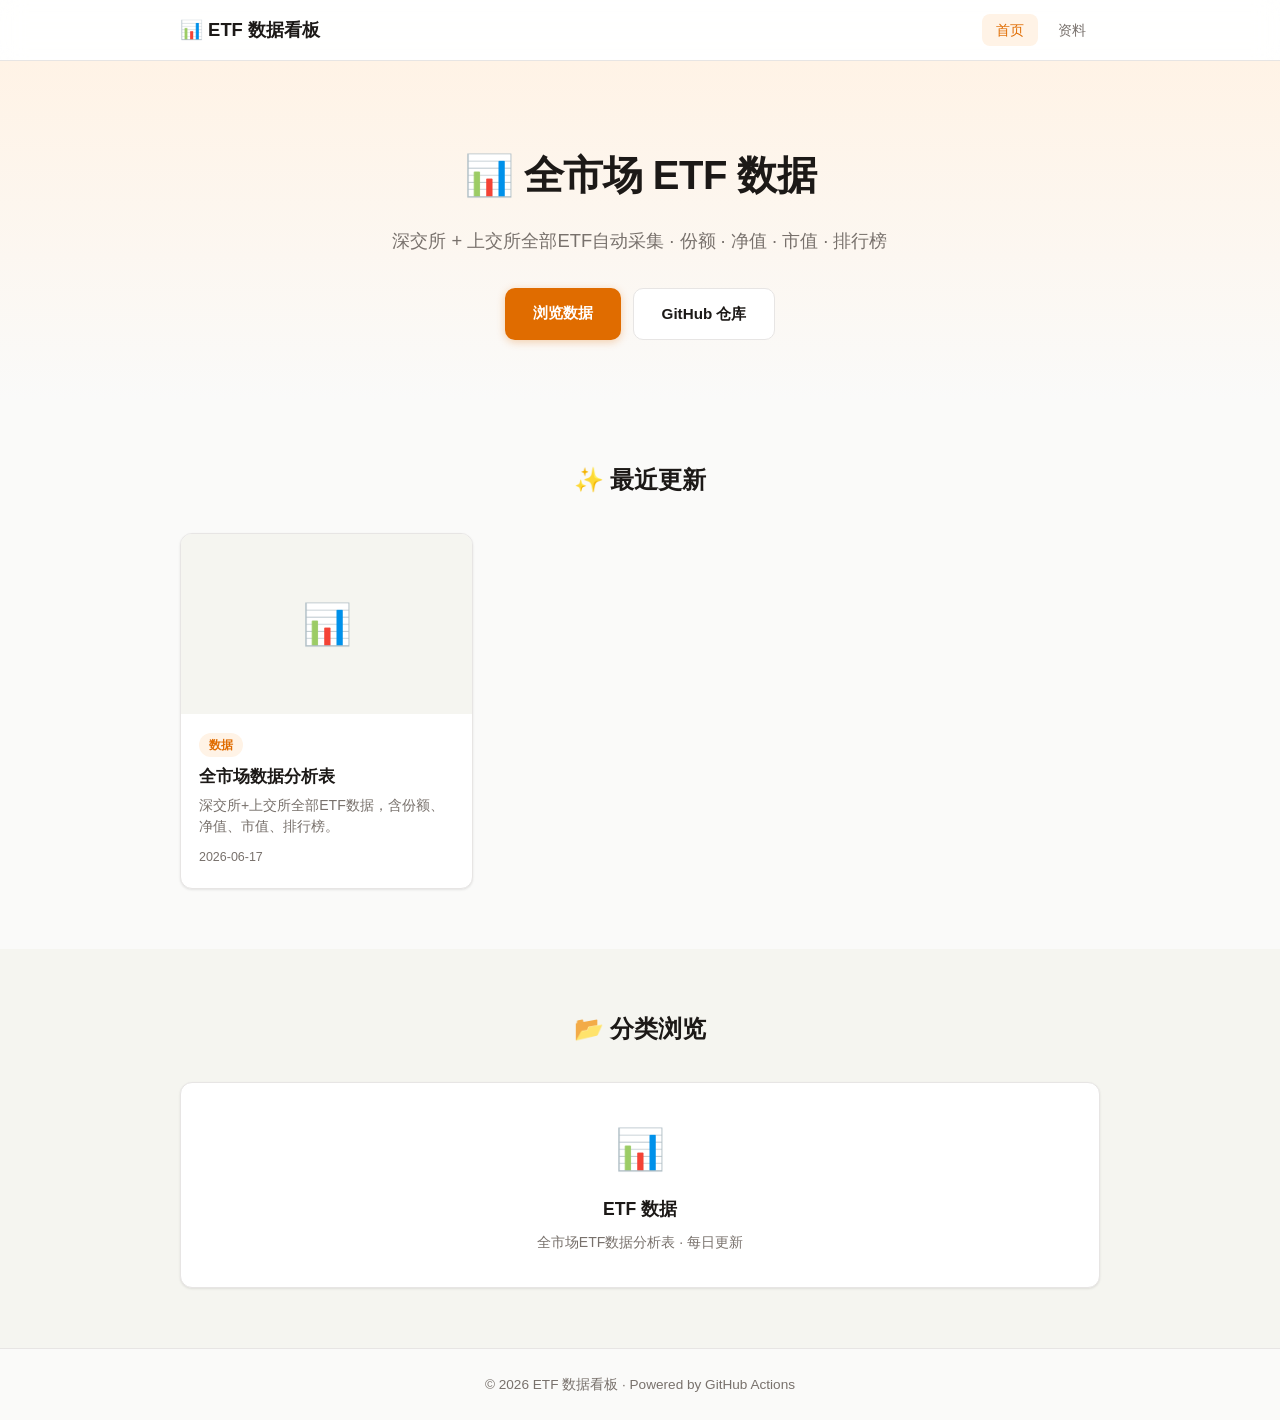
<file: index.html>
<!DOCTYPE html>
<html lang="zh-CN">
<head>
    <meta charset="UTF-8">
    <meta name="viewport" content="width=device-width, initial-scale=1.0">
    <title>ETF 数据看板</title>
    <link rel="stylesheet" href="css/style.css">
</head>
<body>
    <header class="header">
        <div class="container">
            <nav class="navbar">
                <a href="/" class="logo">📊 ETF 数据看板</a>
                <ul class="nav-links">
                    <li><a href="index.html" class="active">首页</a></li>
                    <li><a href="materials.html">资料</a></li>
                </ul>
                <button class="menu-toggle" aria-label="菜单">☰</button>
            </nav>
        </div>
    </header>

    <section class="hero">
        <div class="container">
            <div class="hero-content">
                <h1>📊 全市场 ETF 数据</h1>
                <p>深交所 + 上交所全部ETF自动采集 · 份额 · 净值 · 市值 · 排行榜</p>
                <div class="hero-buttons">
                    <a href="materials.html" class="btn btn-primary">浏览数据</a>
                    <a href="https://github.com/dagoushi003/dagoushi003.github.io" class="btn btn-secondary">GitHub 仓库</a>
                </div>
            </div>
        </div>
    </section>

    <section class="section">
        <div class="container">
            <h2 class="section-title">✨ 最近更新</h2>
            <div class="posts-grid" id="recent-posts">
                <!-- JS 动态加载 -->
            </div>
        </div>
    </section>

    <section class="section section-alt">
        <div class="container">
            <h2 class="section-title">📂 分类浏览</h2>
            <div class="categories">
                <a href="materials.html" class="category-card">
                    <div class="category-icon">📊</div>
                    <h3>ETF 数据</h3>
                    <p>全市场ETF数据分析表 · 每日更新</p>
                </a>
            </div>
        </div>
    </section>

    <footer class="footer">
        <div class="container">
            <p>&copy; 2026 ETF 数据看板 · Powered by GitHub Actions</p>
        </div>
    </footer>

    <script src="js/main.js"></script>
</body>
</html>
</file>
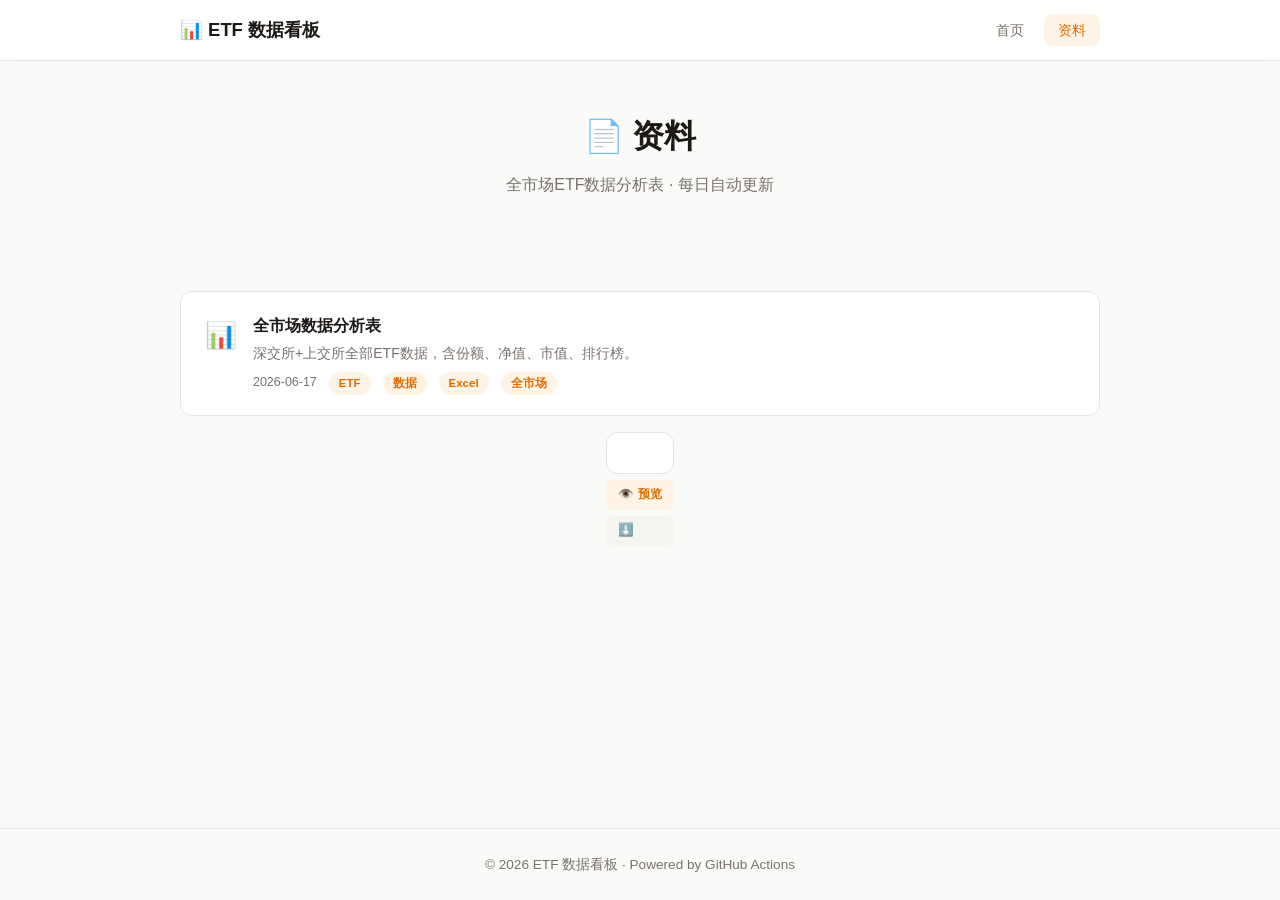
<file: materials.html>
<!DOCTYPE html>
<html lang="zh-CN">
<head>
    <meta charset="UTF-8">
    <meta name="viewport" content="width=device-width, initial-scale=1.0">
    <title>资料 - ETF 数据看板</title>
    <link rel="stylesheet" href="css/style.css">
</head>
<body>
    <header class="header">
        <div class="container">
            <nav class="navbar">
                <a href="/" class="logo">📊 ETF 数据看板</a>
                <ul class="nav-links">
                    <li><a href="index.html">首页</a></li>
                    <li><a href="materials.html" class="active">资料</a></li>
                </ul>
                <button class="menu-toggle" aria-label="菜单">☰</button>
            </nav>
        </div>
    </header>

    <section class="page-header">
        <div class="container">
            <h1>📄 资料</h1>
            <p>全市场ETF数据分析表 · 每日自动更新</p>
        </div>
    </section>

    <section class="section">
        <div class="container">
            <div class="materials-list" id="materials-list">
                <!-- JS 动态加载 -->
            </div>
        </div>
    </section>

    <footer class="footer">
        <div class="container">
            <p>&copy; 2026 ETF 数据看板 · Powered by GitHub Actions</p>
        </div>
    </footer>

    <script src="js/main.js"></script>
</body>
</html>
</file>
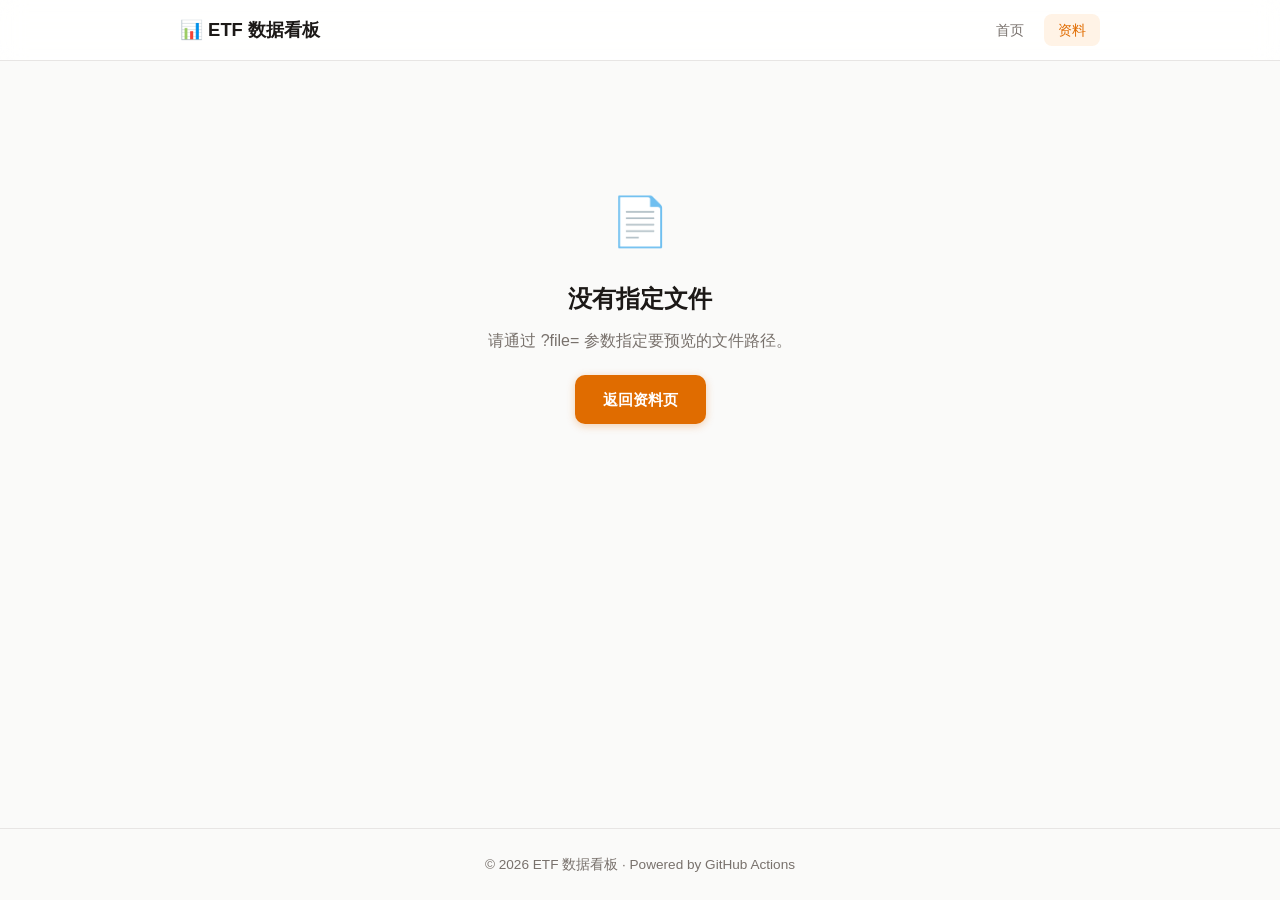
<file: preview.html>
<!DOCTYPE html>
<html lang="zh-CN">
<head>
    <meta charset="UTF-8">
    <meta name="viewport" content="width=device-width, initial-scale=1.0">
    <title>预览 - ETF 数据看板</title>
    <link rel="stylesheet" href="css/style.css">
    <style>
        .preview-container {
            max-width: 1100px;
            margin: 0 auto;
            padding: 0 20px;
        }
        .preview-toolbar {
            display: flex;
            align-items: center;
            justify-content: space-between;
            gap: 12px;
            margin-bottom: 20px;
            flex-wrap: wrap;
        }
        .preview-toolbar h1 {
            font-size: 1.3rem;
            font-weight: 700;
            margin: 0;
        }
        .preview-toolbar-actions {
            display: flex;
            gap: 10px;
        }
        .preview-iframe-wrap {
            width: 100%;
            height: 80vh;
            border: 1px solid var(--border);
            border-radius: var(--radius);
            overflow: hidden;
            background: #fff;
        }
        .preview-iframe-wrap iframe {
            width: 100%;
            height: 100%;
            border: none;
        }
        .preview-fallback {
            display: none;
            text-align: center;
            padding: 60px 20px;
        }
        .preview-fallback .emoji {
            font-size: 3rem;
            margin-bottom: 16px;
        }
        .preview-fallback h2 {
            margin-bottom: 8px;
        }
        .preview-fallback p {
            color: var(--text-secondary);
            margin-bottom: 20px;
        }
        @media (max-width: 600px) {
            .preview-iframe-wrap { height: 60vh; }
            .preview-toolbar h1 { font-size: 1.1rem; }
        }
    </style>
</head>
<body>
    <header class="header">
        <div class="container">
            <nav class="navbar">
                <a href="/" class="logo">📊 ETF 数据看板</a>
                <ul class="nav-links">
                    <li><a href="index.html">首页</a></li>
                    <li><a href="materials.html">资料</a></li>
                </ul>
                <button class="menu-toggle" aria-label="菜单">☰</button>
            </nav>
        </div>
    </header>

    <section class="section">
        <div class="preview-container">
            <div id="preview-content">
                <!-- JS 动态加载 -->
            </div>
        </div>
    </section>

    <footer class="footer">
        <div class="container">
            <p>&copy; 2026 ETF 数据看板 · Powered by GitHub Actions</p>
        </div>
    </footer>

    <script>
        const params = new URLSearchParams(window.location.search);
        const fileUrl = params.get('file');
        const fileName = params.get('name') || '文档';
        const container = document.getElementById('preview-content');

        if (!fileUrl) {
            container.innerHTML = `
                <div class="preview-fallback" style="display:block">
                    <div class="emoji">📄</div>
                    <h2>没有指定文件</h2>
                    <p>请通过 ?file= 参数指定要预览的文件路径。</p>
                    <a href="materials.html" class="btn btn-primary">返回资料页</a>
                </div>
            `;
        } else {
            const fullUrl = fileUrl.startsWith('http') ? fileUrl : window.location.origin + '/' + fileUrl.replace(/^\//, '');
            const officeViewerUrl = 'https://view.officeapps.live.com/op/view.aspx?src=' + encodeURIComponent(fullUrl + '?_=' + Date.now());

            container.innerHTML = `
                <div class="preview-toolbar">
                    <h1>📄 ${fileName}</h1>
                    <div class="preview-toolbar-actions">
                        <a href="${fullUrl}" class="btn btn-secondary" download>⬇️ 下载</a>
                        <a href="materials.html" class="btn btn-secondary">← 返回</a>
                    </div>
                </div>
                <div class="preview-iframe-wrap">
                    <iframe src="${officeViewerUrl}" frameborder="0" allowfullscreen></iframe>
                </div>
                <p style="margin-top:12px;color:var(--text-secondary);font-size:0.85rem;text-align:center;">
                    💡 预览由 Microsoft Office Online 提供支持 · 如果加载较慢请耐心等待
                </p>
            `;
        }

        document.addEventListener('DOMContentLoaded', () => {
            document.querySelectorAll('.nav-links a').forEach(a => a.classList.remove('active'));
            const matLink = document.querySelector('.nav-links a[href="materials.html"]');
            if (matLink) matLink.classList.add('active');
        });
    </script>
</body>
</html>
</file>
<file: css/style.css>
/* ========== Reset & Base ========== */
*, *::before, *::after {
    margin: 0;
    padding: 0;
    box-sizing: border-box;
}

:root {
    --bg: #fafaf9;
    --bg-alt: #f5f5f0;
    --card-bg: #ffffff;
    --text: #1c1917;
    --text-secondary: #78716c;
    --accent: #e06c00;
    --accent-light: #fff3e6;
    --border: #e7e5e4;
    --radius: 12px;
    --shadow: 0 1px 3px rgba(0,0,0,0.06), 0 1px 2px rgba(0,0,0,0.04);
    --shadow-md: 0 4px 12px rgba(0,0,0,0.08);
    --max-w: 960px;
}

html { scroll-behavior: smooth; }

body {
    font-family: -apple-system, BlinkMacSystemFont, "Segoe UI", Roboto, "Helvetica Neue", Arial, "Noto Sans SC", sans-serif;
    background: var(--bg);
    color: var(--text);
    line-height: 1.7;
    min-height: 100vh;
    display: flex;
    flex-direction: column;
}

a { color: var(--accent); text-decoration: none; }
a:hover { text-decoration: underline; }

img { max-width: 100%; height: auto; display: block; }
video { max-width: 100%; height: auto; display: block; }

.container {
    max-width: var(--max-w);
    margin: 0 auto;
    padding: 0 20px;
}

/* ========== Header ========== */
.header {
    background: rgba(255,255,255,0.85);
    backdrop-filter: blur(12px);
    -webkit-backdrop-filter: blur(12px);
    border-bottom: 1px solid var(--border);
    position: sticky;
    top: 0;
    z-index: 100;
}

.navbar {
    display: flex;
    align-items: center;
    justify-content: space-between;
    height: 60px;
}

.logo {
    font-size: 1.15rem;
    font-weight: 700;
    color: var(--text) !important;
    text-decoration: none !important;
}

.nav-links {
    display: flex;
    gap: 6px;
    list-style: none;
}

.nav-links a {
    padding: 8px 14px;
    border-radius: 8px;
    color: var(--text-secondary);
    font-size: 0.9rem;
    font-weight: 500;
    transition: all 0.2s;
    text-decoration: none !important;
}

.nav-links a:hover,
.nav-links a.active {
    background: var(--accent-light);
    color: var(--accent);
}

.menu-toggle {
    display: none;
    background: none;
    border: none;
    font-size: 1.5rem;
    cursor: pointer;
    color: var(--text);
    padding: 4px 8px;
}

/* ========== Hero ========== */
.hero {
    padding: 80px 0 60px;
    text-align: center;
    background: linear-gradient(to bottom, var(--accent-light), var(--bg));
}

.hero-content h1 {
    font-size: 2.5rem;
    font-weight: 800;
    margin-bottom: 16px;
    letter-spacing: -0.5px;
}

.hero-content p {
    font-size: 1.15rem;
    color: var(--text-secondary);
    max-width: 500px;
    margin: 0 auto 32px;
}

.hero-buttons {
    display: flex;
    gap: 12px;
    justify-content: center;
    flex-wrap: wrap;
}

.btn {
    display: inline-block;
    padding: 12px 28px;
    border-radius: 10px;
    font-size: 0.95rem;
    font-weight: 600;
    text-decoration: none !important;
    transition: all 0.2s;
    cursor: pointer;
    border: none;
}

.btn-primary {
    background: var(--accent);
    color: #fff !important;
    box-shadow: 0 2px 8px rgba(224,108,0,0.3);
}
.btn-primary:hover {
    background: #cc6000;
    transform: translateY(-1px);
    box-shadow: 0 4px 14px rgba(224,108,0,0.35);
}

.btn-secondary {
    background: var(--card-bg);
    color: var(--text) !important;
    border: 1px solid var(--border);
}
.btn-secondary:hover {
    background: var(--bg-alt);
}

/* ========== Sections ========== */
.section {
    padding: 60px 0;
}
.section-alt {
    background: var(--bg-alt);
}

.section-title {
    font-size: 1.5rem;
    font-weight: 700;
    margin-bottom: 32px;
    text-align: center;
}

/* ========== Posts Grid ========== */
.posts-grid {
    display: grid;
    grid-template-columns: repeat(auto-fill, minmax(280px, 1fr));
    gap: 20px;
}

.post-card {
    background: var(--card-bg);
    border-radius: var(--radius);
    overflow: hidden;
    box-shadow: var(--shadow);
    border: 1px solid var(--border);
    transition: all 0.25s;
    text-decoration: none !important;
    color: var(--text) !important;
    display: block;
}

.post-card:hover {
    transform: translateY(-4px);
    box-shadow: var(--shadow-md);
}

.post-card-image {
    width: 100%;
    height: 180px;
    object-fit: cover;
    background: var(--bg-alt);
}

.post-card-body {
    padding: 16px 18px 20px;
}

.post-card-tag {
    display: inline-block;
    font-size: 0.75rem;
    font-weight: 600;
    padding: 2px 10px;
    border-radius: 20px;
    background: var(--accent-light);
    color: var(--accent);
    margin-bottom: 8px;
}

.post-card h3 {
    font-size: 1.05rem;
    font-weight: 600;
    margin-bottom: 6px;
    line-height: 1.4;
}

.post-card p {
    font-size: 0.88rem;
    color: var(--text-secondary);
    line-height: 1.5;
}

.post-card-date {
    font-size: 0.78rem;
    color: var(--text-secondary);
    margin-top: 10px;
}

/* ========== Categories ========== */
.categories {
    display: grid;
    grid-template-columns: repeat(auto-fit, minmax(200px, 1fr));
    gap: 20px;
}

.category-card {
    background: var(--card-bg);
    border: 1px solid var(--border);
    border-radius: var(--radius);
    padding: 32px 24px;
    text-align: center;
    transition: all 0.25s;
    text-decoration: none !important;
    color: var(--text) !important;
    box-shadow: var(--shadow);
}

.category-card:hover {
    transform: translateY(-4px);
    box-shadow: var(--shadow-md);
}

.category-icon {
    font-size: 2.5rem;
    margin-bottom: 12px;
}

.category-card h3 {
    font-size: 1.1rem;
    font-weight: 600;
    margin-bottom: 6px;
}

.category-card p {
    font-size: 0.88rem;
    color: var(--text-secondary);
}

/* ========== Gallery ========== */
.gallery-grid {
    display: grid;
    grid-template-columns: repeat(auto-fill, minmax(250px, 1fr));
    gap: 16px;
}

.gallery-item {
    position: relative;
    border-radius: var(--radius);
    overflow: hidden;
    cursor: pointer;
    aspect-ratio: 4/3;
    background: var(--bg-alt);
    box-shadow: var(--shadow);
    transition: all 0.25s;
}

.gallery-item:hover {
    transform: scale(1.02);
    box-shadow: var(--shadow-md);
}

.gallery-item img {
    width: 100%;
    height: 100%;
    object-fit: cover;
}

.gallery-item .caption {
    position: absolute;
    bottom: 0;
    left: 0;
    right: 0;
    padding: 10px 14px;
    background: linear-gradient(transparent, rgba(0,0,0,0.6));
    color: #fff;
    font-size: 0.85rem;
    opacity: 0;
    transition: opacity 0.25s;
}

.gallery-item:hover .caption {
    opacity: 1;
}

/* ========== Video Grid ========== */
.video-grid {
    display: grid;
    grid-template-columns: repeat(auto-fill, minmax(300px, 1fr));
    gap: 20px;
}

.video-card {
    background: var(--card-bg);
    border-radius: var(--radius);
    overflow: hidden;
    border: 1px solid var(--border);
    box-shadow: var(--shadow);
    transition: all 0.25s;
}

.video-card:hover {
    transform: translateY(-3px);
    box-shadow: var(--shadow-md);
}

.video-wrapper {
    position: relative;
    width: 100%;
    padding-top: 56.25%;
    background: #000;
}

.video-wrapper video,
.video-wrapper iframe {
    position: absolute;
    top: 0;
    left: 0;
    width: 100%;
    height: 100%;
}

.video-card-body {
    padding: 14px 16px 18px;
}

.video-card-body h3 {
    font-size: 1rem;
    font-weight: 600;
    margin-bottom: 4px;
}

.video-card-body p {
    font-size: 0.85rem;
    color: var(--text-secondary);
}

/* ========== Materials List ========== */
.materials-list {
    display: flex;
    flex-direction: column;
    gap: 16px;
}

.material-item {
    background: var(--card-bg);
    border: 1px solid var(--border);
    border-radius: var(--radius);
    padding: 20px 24px;
    transition: all 0.2s;
    display: flex;
    align-items: flex-start;
    gap: 16px;
    text-decoration: none !important;
    color: var(--text) !important;
}

.material-item:hover {
    box-shadow: var(--shadow-md);
    border-color: var(--accent);
}

.material-actions {
    display: flex;
    flex-direction: column;
    gap: 6px;
    flex-shrink: 0;
    align-self: center;
}

.mat-action {
    display: inline-flex;
    align-items: center;
    gap: 4px;
    padding: 4px 12px;
    border-radius: 6px;
    font-size: 0.78rem;
    font-weight: 600;
    text-decoration: none !important;
    transition: all 0.2s;
}

.mat-preview {
    background: var(--accent-light);
    color: var(--accent) !important;
}
.mat-preview:hover {
    background: var(--accent);
    color: #fff !important;
}

.mat-dl {
    background: var(--bg-alt);
    color: var(--text-secondary) !important;
}
.mat-dl:hover {
    background: var(--border);
    color: var(--text) !important;
}

/* 如果 material-item 是链接（点击进预览） */
a.material-item {
    cursor: pointer;
}
a.material-item .mat-action {
    pointer-events: auto;
}
a.material-item .mat-dl {
    pointer-events: auto;
}

.material-icon {
    font-size: 1.6rem;
    flex-shrink: 0;
    padding-top: 2px;
}

.material-content {
    flex: 1;
    min-width: 0;
}

.material-content h3 {
    font-size: 1rem;
    font-weight: 600;
    margin-bottom: 4px;
}

.material-content p {
    font-size: 0.88rem;
    color: var(--text-secondary);
    line-height: 1.5;
}

.material-meta {
    display: flex;
    gap: 12px;
    margin-top: 8px;
    font-size: 0.78rem;
    color: var(--text-secondary);
    flex-wrap: wrap;
}

.material-tag {
    display: inline-block;
    font-size: 0.72rem;
    font-weight: 600;
    padding: 2px 10px;
    border-radius: 20px;
    background: var(--accent-light);
    color: var(--accent);
}

/* ========== Page Header ========== */
.page-header {
    padding: 48px 0 32px;
    text-align: center;
}

.page-header h1 {
    font-size: 2rem;
    font-weight: 800;
    margin-bottom: 8px;
}

.page-header p {
    color: var(--text-secondary);
    font-size: 1rem;
}

/* ========== Footer ========== */
.footer {
    margin-top: auto;
    padding: 24px 0;
    text-align: center;
    font-size: 0.85rem;
    color: var(--text-secondary);
    border-top: 1px solid var(--border);
}

/* ========== Lightbox ========== */
.lightbox {
    display: none;
    position: fixed;
    inset: 0;
    z-index: 1000;
    background: rgba(0,0,0,0.9);
    justify-content: center;
    align-items: center;
    padding: 32px;
    cursor: pointer;
}

.lightbox.active {
    display: flex;
}

.lightbox img,
.lightbox video {
    max-width: 100%;
    max-height: 90vh;
    object-fit: contain;
    border-radius: 8px;
    box-shadow: 0 8px 40px rgba(0,0,0,0.5);
    cursor: default;
}

.lightbox-close {
    position: absolute;
    top: 20px;
    right: 28px;
    font-size: 2rem;
    color: #fff;
    cursor: pointer;
    background: none;
    border: none;
    opacity: 0.7;
    transition: opacity 0.2s;
}

.lightbox-close:hover {
    opacity: 1;
}

/* ========== Empty State ========== */
.empty-state {
    text-align: center;
    padding: 60px 20px;
    color: var(--text-secondary);
}

.empty-state .emoji {
    font-size: 3rem;
    margin-bottom: 16px;
}

.empty-state h3 {
    font-size: 1.15rem;
    margin-bottom: 8px;
    color: var(--text);
}

/* ========== Responsive ========== */
@media (max-width: 768px) {
    .hero-content h1 { font-size: 1.8rem; }
    .section { padding: 40px 0; }
    .page-header { padding: 32px 0 24px; }
    .page-header h1 { font-size: 1.5rem; }

    .nav-links {
        display: none;
        position: absolute;
        top: 60px;
        left: 0;
        right: 0;
        background: var(--card-bg);
        border-bottom: 1px solid var(--border);
        flex-direction: column;
        padding: 8px;
        gap: 2px;
        box-shadow: var(--shadow-md);
    }
    .nav-links.open { display: flex; }
    .menu-toggle { display: block; }

    .gallery-grid {
        grid-template-columns: repeat(auto-fill, minmax(160px, 1fr));
        gap: 10px;
    }
    .video-grid {
        grid-template-columns: 1fr;
    }
    .posts-grid {
        grid-template-columns: 1fr;
    }
}
</file>
